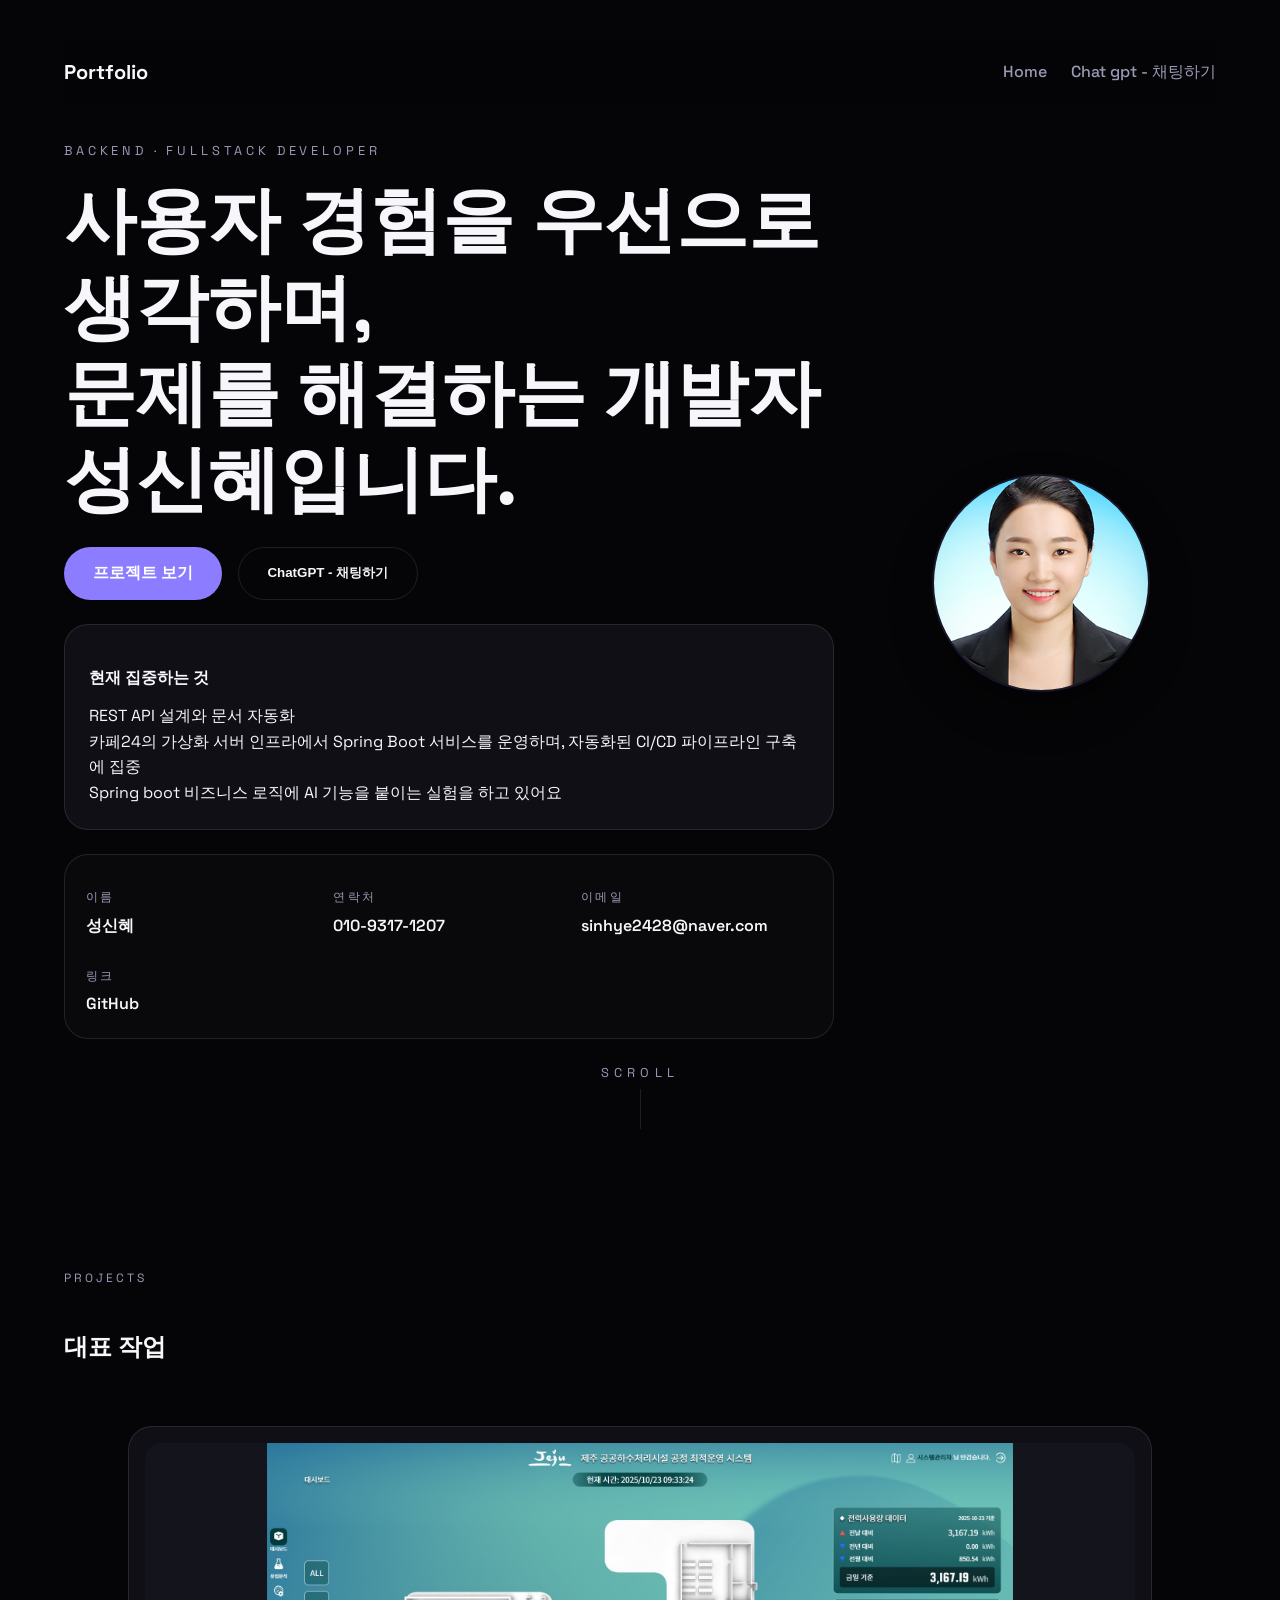
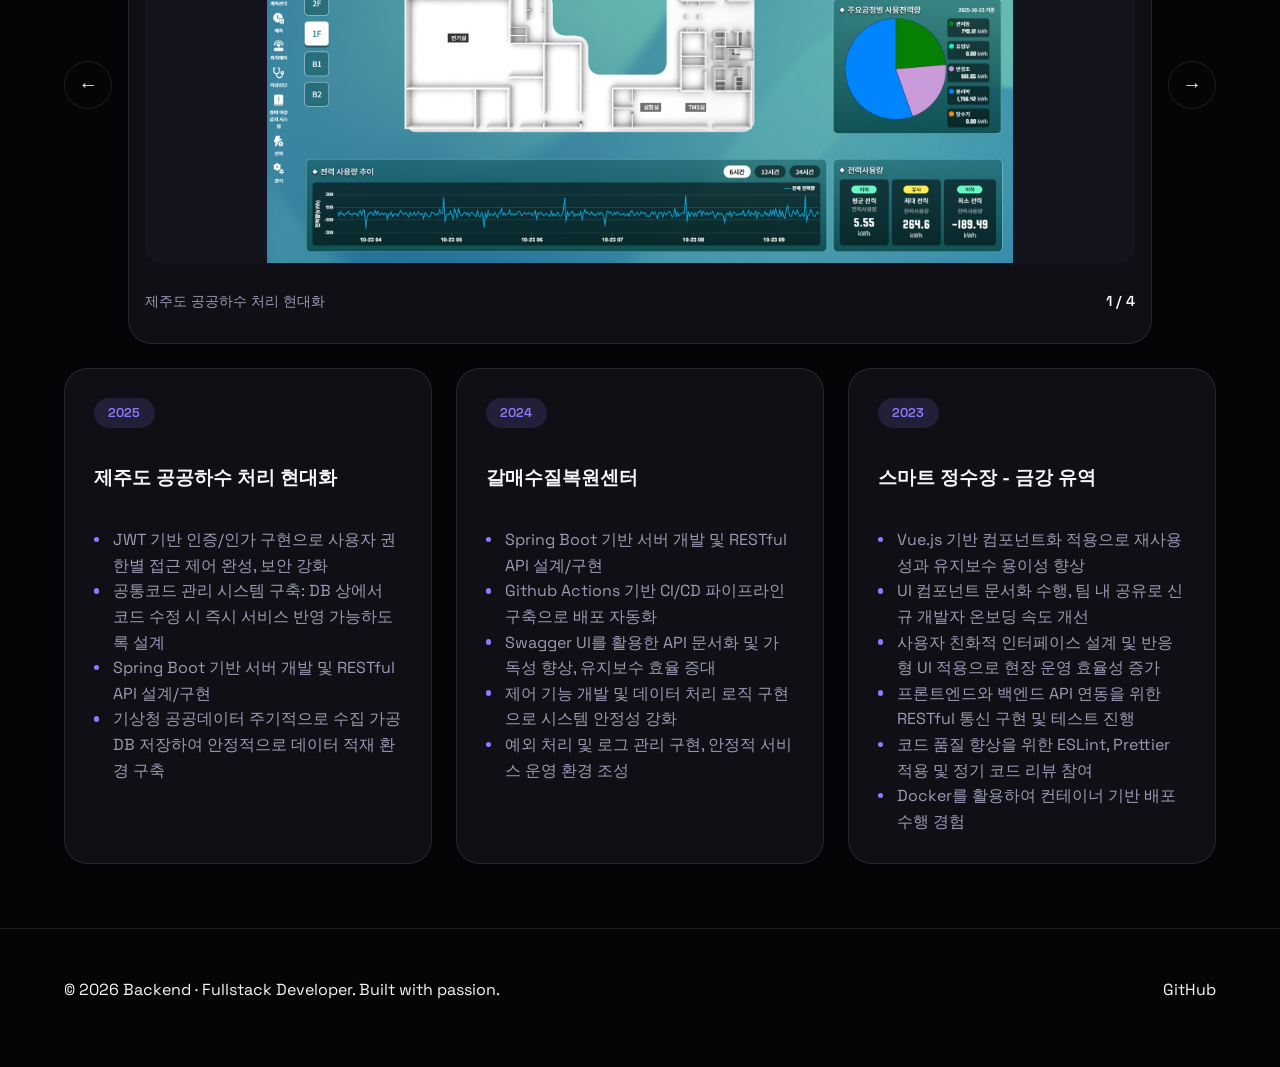
<file: index.html>
<!DOCTYPE html>
<html lang="ko">
  <head>
    <meta charset="UTF-8" />
    <meta name="viewport" content="width=device-width, initial-scale=1.0" />
    <title>Portfolio | 백엔드 & 풀스택 개발자</title>
    <link rel="preconnect" href="https://fonts.googleapis.com" />
    <link rel="preconnect" href="https://fonts.gstatic.com" crossorigin />
    <link
      href="https://fonts.googleapis.com/css2?family=Space+Grotesk:wght@400;500;600;700&display=swap"
      rel="stylesheet"
    />
    <link rel="stylesheet" href="styles.css" />
  </head>
  <body>
    <header class="hero" id="home">
      <nav class="nav">
        <div class="logo">Portfolio</div>
        <button class="nav__toggle" aria-label="Toggle navigation" id="navToggle">
          <span></span>
          <span></span>
          <span></span>
        </button>
        <ul class="nav__links" id="navLinks">
          <li><a href="#home">Home</a></li>
          <li><a id="chatBtn">Chat gpt - 채팅하기 </a></li>
          <!-- <li><a href="#contact">Contact</a></li> -->
        </ul>
      </nav>
      <div class="hero__layout">
        <div class="hero__main">
          <div class="hero__content">
            <p class="hero__eyebrow">Backend · Fullstack Developer</p>
            <h1>
              사용자 경험을 우선으로 생각하며,<br />
              문제를 해결하는 개발자 성신혜입니다.
            </h1>
            <!-- <p>
              Node.js와 TypeScript를 활용해 확장 가능한 API와 실시간 서비스를 구축하고,
              클라우드 인프라부터 데이터 파이프라인까지 제품의 엔드투엔드를 책임집니다.
            </p> -->
            <div class="hero__actions">
              <a class="btn" href="#projects">프로젝트 보기</a>
              <!-- <a class="btn btn--ghost" href="#contact">함께 만들어요</a> -->
              <button class="btn btn--ghost" type="button" id="chatBtn_Two">
                ChatGPT - 채팅하기
              </button>
            </div>
          </div>
          <div class="hero__card">
            <p class="hero__card-title">현재 집중하는 것</p>
            <ul>
              <li>REST API 설계와 문서 자동화</li>
              <li>카페24의 가상화 서버 인프라에서 Spring Boot 서비스를 운영하며, 자동화된 CI/CD 파이프라인 구축에 집중</li>
              <li>Spring boot 비즈니스 로직에 AI 기능을 붙이는 실험을 하고 있어요</li>
            </ul>
          </div>
          <div class="hero__info">
            <div>
              <p class="hero__info-label">이름</p>
              <p class="hero__info-value">성신혜</p>
            </div>
            <div>
              <p class="hero__info-label">연락처</p>
              <a class="hero__info-link" href="tel:+821012345678">010-9317-1207</a>
            </div>
            <div>
              <p class="hero__info-label">이메일</p>
              <a class="hero__info-link" href="mailto:hello@example.com"
                >sinhye2428@naver.com</a
              >
            </div>
            <div>
              <p class="hero__info-label">링크</p>
              <div class="hero__info-links">
                <a href="https://github.com/seongsinhye" target="_blank" rel="noreferrer">GitHub</a>
                <!-- <span>·</span>
                <a href="https://www.linkedin.com" target="_blank" rel="noreferrer"
                  >LinkedIn</a
                > -->
              </div>
            </div>
          </div>
        </div>
        <div class="hero__photo">
          <img
            src="./Images/성신혜_증명사진.jpg"
            alt="백엔드 및 풀스택 개발자 프로필 이미지"
            class="hero__photo-img"
          />
          <!-- <p class="hero__photo-hint">profile.jpg를 내 얼굴 사진으로 교체하세요.</p> -->
        </div>
      </div>
      <div class="scroll-hint" aria-hidden="true">
        <span>Scroll</span>
        <span class="scroll-hint__icon"></span>
      </div>
    </header>

    <main>
      <!-- <section class="section" id="about">
        <div class="section__header">
          <p class="section__eyebrow">About</p>
          <h2>사용자를 이해하는 개발자</h2>
        </div>
        <div class="about__grid">
          <p>
            스타트업에서 2년간 백엔드/풀스택 개발자로 근무하며 제품 초기 MVP부터
            운영까지 전 과정을 경험했습니다. 비즈니스 요구를 API 계약으로 재해석하고
            데이터 모델링, 인프라 설계, 배포 자동화까지 직접 리드했습니다.
          </p>
          <p>
            이벤트 기반 아키텍처, 성능 관측 도구(New Relic, Grafana) 도입 등 운영
            효율화에 관심이 많으며, 프런트엔드와 협업해 API 스키마와 디자인 시스템이
            나란히 진화하도록 가이드를 작성합니다.
          </p>
        </div>
        <div class="timeline">
          <article>
            <p class="timeline__period">2023.06 - 현재</p>
            <h3>백엔드 & 풀스택 개발자 @ Startline</h3>
            <p>실험 관리 플랫폼의 API/인프라 총괄, SLA 99.95% 유지</p>
          </article>
          <article>
            <p class="timeline__period">2022.01 - 2023.05</p>
            <h3>UI 엔지니어 @ StudioQ</h3>
            <p>디자인 시스템 구축 및 접근성 기준 적용</p>
          </article>
        </div>
      </section> -->

      <!-- <section class="section section--alt" id="skills">
        <div class="section__header">
          <p class="section__eyebrow">Skills</p>
          <h2>강점과 툴셋</h2>
        </div>
          <div class="skills">
            <div class="skills__card">
              <h3>Languages</h3>
              <p>TypeScript, JavaScript, Go, SQL</p>
            </div>
            <div class="skills__card">
              <h3>Frameworks</h3>
              <p>Node.js, NestJS, Express, Next.js</p>
            </div>
            <div class="skills__card">
              <h3>Tools</h3>
              <p>Docker, AWS, PostgreSQL, Redis</p>
            </div>
            <div class="skills__card">
              <h3>Focus</h3>
              <p>Distributed systems, DevOps, observability</p>
            </div>
          </div>
      </section> -->

      <section class="section" id="projects">
        <div class="section__header">
          <p class="section__eyebrow">Projects</p>
          <h2>대표 작업</h2>
        </div>
        <div class="projects__gallery">
          <button
            class="gallery__arrow gallery__arrow--prev"
            type="button"
            data-gallery-nav="prev"
            aria-label="이전 이미지"
          >
            &#8592;
          </button>
          <div class="gallery__viewport">
            <img
              src=""
              alt="프로젝트 대표 이미지"
              id="galleryImage"
              class="gallery__image"
            />
            <div class="gallery__meta">
              <p id="galleryCaption">대표 작업 이미지를 여기에 표시합니다.</p>
              <p id="galleryCounter" class="gallery__counter"></p>
            </div>
          </div>
          <button
            class="gallery__arrow gallery__arrow--next"
            type="button"
            data-gallery-nav="next"
            aria-label="다음 이미지"
          >
            &#8594;
          </button>
        </div>
        <!-- <p class="gallery__hint">
          `/images/project-1.jpg`부터 `/images/project-4.jpg`까지 네 장의 대표 이미지를 교체하면
          위 슬라이더에서 모두 확인할 수 있습니다.
        </p> -->
        <div class="projects">
          <article class="project-card">
            <div class="project-card__badge">2025</div>
            <h3>제주도 공공하수 처리 현대화</h3>
          
            <ul>
            <li>JWT 기반 인증/인가 구현으로 사용자 권한별 접근 제어 완성, 보안 강화</li>
            <li>공통코드 관리 시스템 구축: DB 상에서 코드 수정 시 즉시 서비스 반영 가능하도록 설계</li>
            <li>Spring Boot 기반 서버 개발 및 RESTful API 설계/구현</li>
            <li>기상청 공공데이터 주기적으로 수집 가공 DB 저장하여 안정적으로 데이터 적재 환경 구축</li>
            </ul>
            <!-- <div class="project-card__links">
              <a href="#">Case Study</a>
              <a href="#">Live Demo</a>
            </div> -->
          </article>
          <article class="project-card">
            <div class="project-card__badge">2024</div>
            <h3>갈매수질복원센터</h3>
            
            <ul>
            <li>Spring Boot 기반 서버 개발 및 RESTful API 설계/구현</li>
            <li>Github Actions 기반 CI/CD 파이프라인 구축으로 배포 자동화</li>
            <li>Swagger UI를 활용한 API 문서화 및 가독성 향상, 유지보수 효율 증대</li>
            <li>제어 기능 개발 및 데이터 처리 로직 구현으로 시스템 안정성 강화</li>
            <li>예외 처리 및 로그 관리 구현, 안정적 서비스 운영 환경 조성</li>
            </ul>
            <!-- <div class="project-card__links">
              <a href="#">Read More</a>
              <a href="#">GitHub</a>
            </div> -->
          </article>
          <article class="project-card">
            <div class="project-card__badge">2023</div>
            <h3>스마트 정수장 - 금강 유역</h3>
            <!-- <p>
              크리에이터 온보딩을 위한 반응형 랜딩 페이지. SEO 최적화와 컨텐츠
              실험을 빠르게 돌릴 수 있도록 CMS 연동을 진행했습니다.
            </p> -->
            <ul>
              <li> Vue.js 기반 컴포넌트화 적용으로 재사용성과 유지보수 용이성 향상</li>
              <li> UI 컴포넌트 문서화 수행, 팀 내 공유로 신규 개발자 온보딩 속도 개선</li>
              <li> 사용자 친화적 인터페이스 설계 및 반응형 UI 적용으로 현장 운영 효율성 증가</li>
              <li> 프론트엔드와 백엔드 API 연동을 위한 RESTful 통신 구현 및 테스트 진행</li>
              <li> 코드 품질 향상을 위한 ESLint, Prettier 적용 및 정기 코드 리뷰 참여</li>
              <li> Docker를 활용하여 컨테이너 기반 배포 수행 경험</li>
            </ul>
            <!-- <div class="project-card__links">
              <a href="#">Design Doc</a>
              <a href="#">Live</a>
            </div> -->
          </article>
        </div>
      </section>

      <!-- <section class="section section--alt" id="contact">
        <div class="section__header">
          <p class="section__eyebrow">Contact</p>
          <h2>함께 일하고 싶다면</h2>
        </div>
        <form class="contact" id="contactForm">
          <div class="contact__field">
            <label for="name">Name</label>
            <input type="text" id="name" name="name" placeholder="이름" required />
          </div>
          <div class="contact__field">
            <label for="email">Email</label>
            <input
              type="email"
              id="email"
              name="email"
              placeholder="이메일"
              required
            />
          </div>
          <div class="contact__field contact__field--full">
            <label for="message">Message</label>
            <textarea
              id="message"
              name="message"
              rows="4"
              placeholder="프로젝트 소개나 협업 아이디어를 알려주세요"
              required
            ></textarea>
          </div>
          <button class="btn" type="submit">메시지 보내기</button>
          <p class="contact__status" id="contactStatus" role="status"></p>
        </form>
      </section> -->
    </main>

    <footer class="footer">
      <p>© <span id="year"></span> Backend · Fullstack Developer. Built with passion.</p>
      <div class="footer__links">
        <!-- <a href="sinhye2428@naver.com">Email</a> -->
        <a href="https://github.com/seongsinhye" target="_blank" rel="noreferrer">GitHub</a>
     
      </div>
    </footer>

    <script src="script.js"></script>
  </body>
</html>
</file>
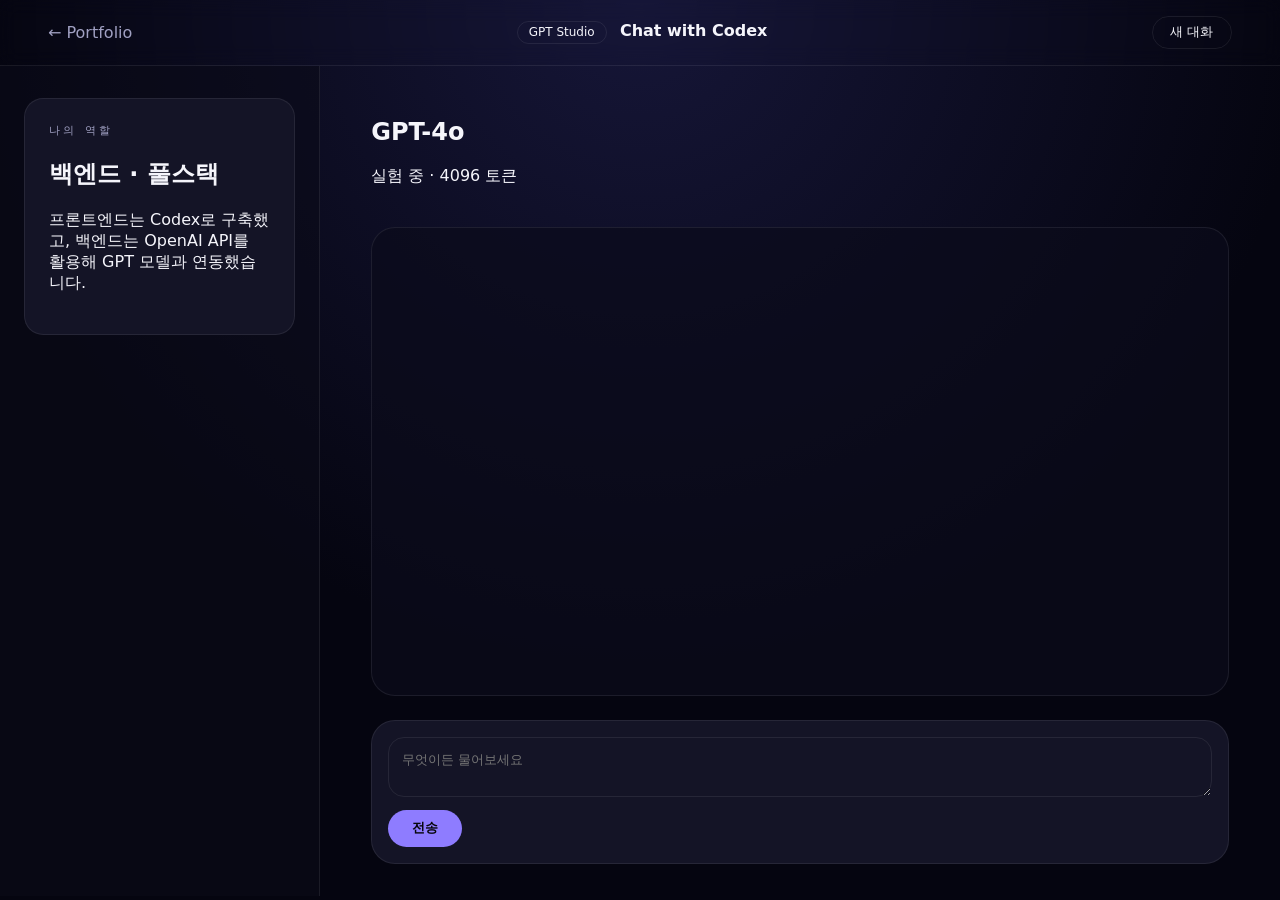
<file: gpt.html>
<!DOCTYPE html>
<html lang="ko">
  <head>
    <meta charset="UTF-8" />
    <meta name="viewport" content="width=device-width, initial-scale=1.0" />
    <title>GPT Studio | Chat UI</title>
    <link rel="stylesheet" href="gpt.css" />
  </head>
  <body class="gpt-body">
    <header class="app-header">
      <a class="app-header__brand" href="index.html">← Portfolio</a>
      <div>
        <span class="app-header__tag">GPT Studio</span>
        <strong>Chat with Codex</strong>
      </div>
      <button class="app-header__cta" type="button" id="resetChat">새 대화</button>
    </header>

    <main class="chat-app">
      <aside class="chat-sidebar">
        <div class="chat-sidebar__profile">
          <div>
            <p class="chat-sidebar__eyebrow">나의 역할</p>
            <h2>백엔드 · 풀스택</h2>
            <p>
              프론트엔드는 Codex로 구축했고, 백엔드는 OpenAI API를 활용해 GPT 모델과 연동했습니다.
            </p>
          </div>
        </div>
        <!-- <div class="chat-sidebar__threads">
          <p class="chat-sidebar__eyebrow">최근 대화</p>
          <ul>
            <li class="is-active">Spring Batch 최적화</li>
            <li>Redis 세션 클러스터</li>
            <li>API 모니터링 지표</li>
            <li>AI 기능 아이디어</li>
          </ul>
        </div> -->
      </aside>

      <section class="chat-main" aria-live="polite">
        <header class="chat-main__header">
          <div>
            <h1>GPT-4o</h1>
            <p>실험 중 · 4096 토큰</p>
          </div>
          <!-- <div class="model-select">
            <label for="model">Model</label>
            <select id="model">
              <option value="gpt-4o">GPT-4o</option>
              <option value="gpt-4o-mini">GPT-4o mini</option>
              <option value="o1-preview">o1-preview</option>
            </select>
          </div> -->
        </header>

        <div class="chat-stream" id="chatStream">
          
        </div>

        <form class="chat-composer" id="chatForm">
          <label class="sr-only" for="prompt">프롬프트</label>
          <textarea id="prompt" name="prompt" rows="2" placeholder="무엇이든 물어보세요"></textarea>
          <div class="chat-composer__actions">
            <!-- <button type="button" id="attachBtn">파일 첨부</button> -->
            <button class="btn" type="submit">전송</button>
          </div>
        </form>
      </section>
    </main>

    <script src="gpt.js"></script>
  </body>
</html>
</file>
<file: styles.css>
:root {
  --bg: #050507;
  --card: #0f0f15;
  --text: #f6f6fb;
  --muted: #9a9ab6;
  --accent: #8c7cff;
  --accent-soft: rgba(140, 124, 255, 0.15);
  --border: rgba(255, 255, 255, 0.1);
}

* {
  box-sizing: border-box;
}

body {
  margin: 0;
  font-family: 'Space Grotesk', system-ui, -apple-system, BlinkMacSystemFont,
    'Segoe UI', sans-serif;
  background: var(--bg);
  color: var(--text);
  line-height: 1.6;
  -webkit-font-smoothing: antialiased;
}

img {
  max-width: 100%;
  display: block;
}

a {
  color: inherit;
  text-decoration: none;
}

ul {
  padding: 0;
  margin: 0;
  list-style: none;
}

.hero {
  min-height: 100vh;
  padding: 2.5rem clamp(1.5rem, 5vw, 4rem) 4rem;
  display: flex;
  flex-direction: column;
  gap: 1.5rem;
}

.hero__layout {
  display: grid;
  grid-template-columns: minmax(320px, 2.2fr) minmax(240px, 1fr);
  gap: 2rem;
  align-items: stretch;
}

.hero__layout > *:last-child {
  justify-self: center;
  max-width: 360px;
  width: 100%;
}

.hero__main {
  display: flex;
  flex-direction: column;
  gap: 1.5rem;
}

.hero__info {
  display: grid;
  grid-template-columns: repeat(auto-fit, minmax(180px, 1fr));
  gap: 1rem;
  border: 1px solid var(--border);
  border-radius: 1.5rem;
  padding: 1.3rem;
  background: rgba(255, 255, 255, 0.02);
}

.hero__info-label {
  font-size: 0.75rem;
  text-transform: uppercase;
  letter-spacing: 0.2em;
  color: var(--muted);
  margin-bottom: 0.35rem;
}

.hero__info-value {
  font-weight: 600;
  margin: 0;
}

.hero__info-link {
  color: var(--text);
  font-weight: 600;
}

.hero__info-links {
  display: inline-flex;
  gap: 0.35rem;
  align-items: center;
  font-weight: 600;
}

.nav {
  position: sticky;
  top: 0;
  display: flex;
  align-items: center;
  justify-content: space-between;
  padding: 1rem 0;
  background: rgba(5, 5, 7, 0.9);
  backdrop-filter: blur(10px);
  z-index: 999;
}

.logo {
  font-weight: 700;
  font-size: 1.25rem;
}

.nav__links {
  display: flex;
  gap: 1.5rem;
}

.nav__links a {
  font-weight: 500;
  color: var(--muted);
  transition: color 0.2s ease;
}

.nav__links a:hover {
  color: var(--text);
}

.nav__toggle {
  display: none;
  flex-direction: column;
  gap: 0.3rem;
  background: transparent;
  border: none;
  cursor: pointer;
}

.nav__toggle span {
  width: 1.5rem;
  height: 2px;
  background: var(--text);
  display: block;
}

.hero__content h1 {
  font-size: clamp(2.5rem, 6vw, 4.5rem);
  margin: 1rem 0;
  line-height: 1.2;
}

.hero__content p {
  max-width: 45rem;
  color: var(--muted);
}

.scroll-hint {
  margin-top: auto;
  display: inline-flex;
  flex-direction: column;
  align-items: center;
  gap: 0.35rem;
  color: var(--muted);
  font-size: 0.8rem;
  letter-spacing: 0.4em;
  text-transform: uppercase;
}

.scroll-hint__icon {
  width: 1px;
  height: 40px;
  background: var(--border);
  position: relative;
  overflow: hidden;
}

.scroll-hint__icon::after {
  content: '';
  position: absolute;
  top: -12px;
  left: 50%;
  transform: translateX(-50%);
  width: 8px;
  height: 8px;
  border-bottom: 2px solid var(--accent);
  border-right: 2px solid var(--accent);
  transform: translate(-50%, -50%) rotate(45deg);
  animation: scrollArrow 1.5s infinite;
}

@keyframes scrollArrow {
  0% {
    transform: translate(-50%, -50%) rotate(45deg);
    opacity: 0;
  }
  40% {
    opacity: 1;
  }
  90% {
    transform: translate(-50%, 130%) rotate(45deg);
    opacity: 0;
  }
  100% {
    opacity: 0;
  }
}

.hero__eyebrow {
  text-transform: uppercase;
  letter-spacing: 0.3em;
  font-size: 0.8rem;
  color: var(--muted);
}

.hero__actions {
  display: flex;
  gap: 1rem;
  margin-top: 1.5rem;
}

.btn {
  background: var(--accent);
  border: none;
  border-radius: 999px;
  color: #fff;
  padding: 0.85rem 1.8rem;
  font-weight: 600;
  cursor: pointer;
  display: inline-flex;
  align-items: center;
  justify-content: center;
  transition: transform 0.2s ease, box-shadow 0.2s ease;
}

.btn:hover {
  transform: translateY(-1px);
  box-shadow: 0 10px 20px rgba(75, 64, 255, 0.2);
}

.btn--ghost {
  background: transparent;
  color: var(--text);
  border: 1px solid var(--border);
  box-shadow: none;
}

.hero__card {
  background: var(--card);
  border: 1px solid var(--border);
  border-radius: 1.5rem;
  padding: 1.5rem;
}

.hero__card-title {
  font-weight: 600;
  margin-bottom: 0.8rem;
}

.section {
  padding: 4rem clamp(1.5rem, 5vw, 4rem);
}

.hero__photo {
  /* border: 1px solid var(--border); */
  border-radius: 1.5rem;
  padding: 1.2rem;
  /* background: linear-gradient(145deg, #0f0f15, #1a1a24); */
  display: flex;
  flex-direction: column;
  gap: 0.8rem;
  justify-content: center;
  align-items: center;
  text-align: center;
}

.hero__photo-img {
  width: min(220px, 70%);
  aspect-ratio: 1 / 1;
  object-fit: cover;
  border-radius: 50%;
  border: 2px solid var(--accent-soft);
  box-shadow: 0 20px 40px rgba(0, 0, 0, 0.35);
}

.hero__photo-hint {
  font-size: 0.85rem;
  color: var(--muted);
}

.section--alt {
  background: #08080f;
}

.section__header {
  display: flex;
  flex-direction: column;
  gap: 0.5rem;
  margin-bottom: 2.5rem;
}

.section__eyebrow {
  text-transform: uppercase;
  letter-spacing: 0.25em;
  font-size: 0.75rem;
  color: var(--muted);
}

.about__grid {
  display: grid;
  grid-template-columns: repeat(auto-fit, minmax(250px, 1fr));
  gap: 1.5rem;
  margin-bottom: 2.5rem;
}

.timeline {
  display: grid;
  gap: 1.5rem;
}

.timeline article {
  padding: 1.2rem;
  border-radius: 1rem;
  border: 1px solid var(--border);
  background: var(--card);
}

.timeline__period {
  font-size: 0.85rem;
  color: var(--muted);
}

.skills {
  display: grid;
  grid-template-columns: repeat(auto-fit, minmax(200px, 1fr));
  gap: 1rem;
}

.skills__card {
  border: 1px solid var(--border);
  border-radius: 1rem;
  padding: 1.5rem;
  background: var(--bg);
}

.section--alt .skills__card {
  background: #14141d;
}

.projects {
  display: grid;
  grid-template-columns: repeat(auto-fit, minmax(280px, 1fr));
  gap: 1.5rem;
}

.projects__gallery {
  display: grid;
  grid-template-columns: auto 1fr auto;
  gap: 1rem;
  align-items: center;
  margin-bottom: 1.5rem;
}

.gallery__arrow {
  width: 3rem;
  height: 3rem;
  border-radius: 50%;
  border: 1px solid var(--border);
  background: transparent;
  color: var(--text);
  font-size: 1.2rem;
  cursor: pointer;
  display: flex;
  align-items: center;
  justify-content: center;
  transition: background 0.2s ease, color 0.2s ease;
}

.gallery__arrow:hover {
  background: var(--accent);
  color: #050507;
}

.gallery__viewport {
  border: 1px solid var(--border);
  border-radius: 1.5rem;
  padding: 1rem;
  background: var(--card);
  display: flex;
  flex-direction: column;
  gap: 0.75rem;
}

.gallery__image {
  width: 100%;
  height: auto;
  max-height: 420px;
  object-fit: contain;
  border-radius: 1rem;
  background: #14141d;
}

.gallery__meta {
  display: flex;
  flex-wrap: wrap;
  justify-content: space-between;
  gap: 0.5rem;
  color: var(--muted);
  font-size: 0.9rem;
}

.gallery__counter {
  font-weight: 600;
  color: var(--text);
}

.gallery__hint {
  margin: 0 0 2rem;
  color: var(--muted);
  font-size: 0.85rem;
}

.project-card {
  border: 1px solid var(--border);
  border-radius: 1.5rem;
  padding: 1.8rem;
  background: var(--card);
  display: flex;
  flex-direction: column;
  gap: 1rem;
}

.project-card__badge {
  width: fit-content;
  background: var(--accent-soft);
  color: var(--accent);
  border-radius: 999px;
  padding: 0.3rem 0.9rem;
  font-size: 0.8rem;
  font-weight: 600;
}

.project-card ul li {
  position: relative;
  padding-left: 1.2rem;
  color: var(--muted);
}

.project-card ul li::before {
  content: '';
  position: absolute;
  top: 0.6rem;
  left: 0;
  width: 0.35rem;
  height: 0.35rem;
  border-radius: 50%;
  background: var(--accent);
}

.project-card__links {
  display: flex;
  gap: 1rem;
  font-weight: 600;
}

.contact {
  display: grid;
  grid-template-columns: repeat(auto-fit, minmax(220px, 1fr));
  gap: 1.5rem;
  border: 1px solid var(--border);
  border-radius: 1.5rem;
  padding: 2rem;
  background: var(--card);
}

.contact__field {
  display: flex;
  flex-direction: column;
  gap: 0.35rem;
}

.contact__field--full {
  grid-column: span 2;
}

.contact label {
  font-weight: 600;
}

.contact input,
.contact textarea {
  border-radius: 0.75rem;
  border: 1px solid var(--border);
  padding: 0.8rem 1rem;
  background: transparent;
  color: var(--text);
  font: inherit;
}

.contact__status {
  grid-column: span 2;
  color: var(--muted);
}

.footer {
  padding: 2rem clamp(1.5rem, 5vw, 4rem) 3rem;
  border-top: 1px solid var(--border);
  display: flex;
  flex-wrap: wrap;
  gap: 1rem;
  align-items: center;
  justify-content: space-between;
}

.footer__links {
  display: flex;
  gap: 1rem;
}

@media (max-width: 768px) {
  .nav__toggle {
    display: flex;
  }

  .nav__links {
    position: fixed;
    inset: 0;
    padding: 4rem 2rem;
    background: rgba(5, 5, 7, 0.7);
    backdrop-filter: blur(12px);
    flex-direction: column;
    transform: translateX(100%);
    transition: transform 0.3s ease;
  }

  .nav__links.is-open {
    transform: translateX(0);
  }

  .hero__layout {
    grid-template-columns: 1fr;
  }

  .contact__field--full {
    grid-column: span 1;
  }

  .contact__status {
    grid-column: span 1;
  }
}
</file>
<file: gpt.css>
:root {
  --bg: #03030a;
  --bg-panel: #0c0c18;
  --surface: #141426;
  --border: rgba(255, 255, 255, 0.08);
  --text: #f5f5fb;
  --muted: #a0a0c2;
  --primary: #8e7cff;
  --primary-soft: rgba(142, 124, 255, 0.25);
}

* {
  box-sizing: border-box;
}

body,
textarea,
button,
select {
  font-family: 'Space Grotesk', system-ui, -apple-system, BlinkMacSystemFont,
    'Segoe UI', sans-serif;
}

.gpt-body {
  margin: 0;
  min-height: 100vh;
  background: radial-gradient(circle at top, #161638, #050510 60%);
  color: var(--text);
  display: flex;
  flex-direction: column;
}

.app-header {
  display: flex;
  justify-content: space-between;
  align-items: center;
  padding: 1rem clamp(1rem, 4vw, 3rem);
  border-bottom: 1px solid var(--border);
  backdrop-filter: blur(10px);
}

.app-header__brand {
  color: var(--muted);
  text-decoration: none;
}

.app-header__tag {
  display: inline-block;
  padding: 0.2rem 0.7rem;
  border-radius: 999px;
  border: 1px solid var(--border);
  font-size: 0.75rem;
  margin-right: 0.5rem;
}

.app-header__cta {
  border-radius: 999px;
  border: 1px solid var(--border);
  background: transparent;
  color: var(--text);
  padding: 0.4rem 1.1rem;
  cursor: pointer;
}

.chat-app {
  display: grid;
  grid-template-columns: minmax(240px, 320px) 1fr;
  min-height: calc(100vh - 70px);
}

.chat-sidebar {
  border-right: 1px solid var(--border);
  padding: 2rem 1.5rem;
  background: rgba(10, 10, 24, 0.6);
  display: flex;
  flex-direction: column;
  gap: 2rem;
}

.chat-sidebar__eyebrow {
  text-transform: uppercase;
  letter-spacing: 0.3em;
  font-size: 0.7rem;
  color: var(--muted);
  margin: 0 0 0.5rem;
}

.chat-sidebar__profile {
  border: 1px solid var(--border);
  border-radius: 1.2rem;
  padding: 1.5rem;
  background: var(--surface);
}

.chat-sidebar__threads ul {
  list-style: none;
  padding: 0;
  margin: 0;
  display: flex;
  flex-direction: column;
  gap: 0.7rem;
}

.chat-sidebar__threads li {
  padding: 0.5rem 0.75rem;
  border-radius: 0.6rem;
  border: 1px solid transparent;
  color: var(--muted);
}

.chat-sidebar__threads li.is-active {
  border-color: var(--primary);
  background: var(--primary-soft);
  color: var(--text);
}

.chat-main {
  display: flex;
  flex-direction: column;
  padding: 2rem clamp(1.5rem, 4vw, 4rem);
  gap: 1.5rem;
  height: calc(100vh - 70px);
  min-height: 0;
}

.chat-main__header {
  display: flex;
  justify-content: space-between;
  gap: 1rem;
  align-items: center;
}

.model-select label {
  display: block;
  font-size: 0.75rem;
  color: var(--muted);
  margin-bottom: 0.25rem;
}

.model-select select {
  width: 160px;
  padding: 0.45rem 0.8rem;
  border-radius: 0.7rem;
  border: 1px solid var(--border);
  background: var(--bg-panel);
  color: var(--text);
}

.chat-stream {
  flex: 1;
  border: 1px solid var(--border);
  border-radius: 1.5rem;
  background: rgba(12, 12, 28, 0.7);
  padding: 1.5rem;
  display: flex;
  flex-direction: column;
  gap: 1.5rem;
  overflow-y: auto;
  min-height: 0;
}

.message {
  display: grid;
  grid-template-columns: auto 1fr;
  gap: 1rem;
}

.message__avatar {
  width: 44px;
  height: 44px;
  border-radius: 999px;
  display: flex;
  align-items: center;
  justify-content: center;
  font-weight: 700;
  background: var(--surface);
}

.message--bot .message__avatar {
  background: var(--primary-soft);
  color: var(--primary);
}

.message__body {
  border: 1px solid var(--border);
  border-radius: 1rem;
  padding: 1rem;
  background: var(--bg-panel);
}

.message__meta {
  display: flex;
  justify-content: space-between;
  font-size: 0.85rem;
  color: var(--muted);
  margin-bottom: 0.4rem;
}

.message__actions {
  margin-top: 0.8rem;
  display: flex;
  gap: 0.5rem;
}

.message__actions button {
  border-radius: 999px;
  border: 1px solid var(--border);
  padding: 0.35rem 0.9rem;
  background: transparent;
  color: var(--text);
  cursor: pointer;
}

.chat-composer {
  border: 1px solid var(--border);
  border-radius: 1.5rem;
  padding: 1rem;
  background: var(--surface);
  display: flex;
  flex-direction: column;
  gap: 0.8rem;
}

.chat-composer textarea {
  width: 100%;
  resize: vertical;
  min-height: 60px;
  border: 1px solid var(--border);
  border-radius: 1rem;
  padding: 0.8rem;
  background: transparent;
  color: var(--text);
}

.chat-composer__actions {
  display: flex;
  justify-content: space-between;
  align-items: center;
}

#attachBtn {
  border: none;
  background: transparent;
  color: var(--muted);
  cursor: pointer;
}

.btn {
  border: none;
  border-radius: 999px;
  padding: 0.6rem 1.5rem;
  background: var(--primary);
  color: #06060a;
  font-weight: 600;
  cursor: pointer;
}

.sr-only {
  position: absolute;
  width: 1px;
  height: 1px;
  padding: 0;
  margin: -1px;
  overflow: hidden;
  clip: rect(0, 0, 0, 0);
  border: 0;
}

@media (max-width: 960px) {
  .chat-app {
    grid-template-columns: 1fr;
  }

  .chat-sidebar {
    flex-direction: row;
    overflow-x: auto;
  }
}
</file>
